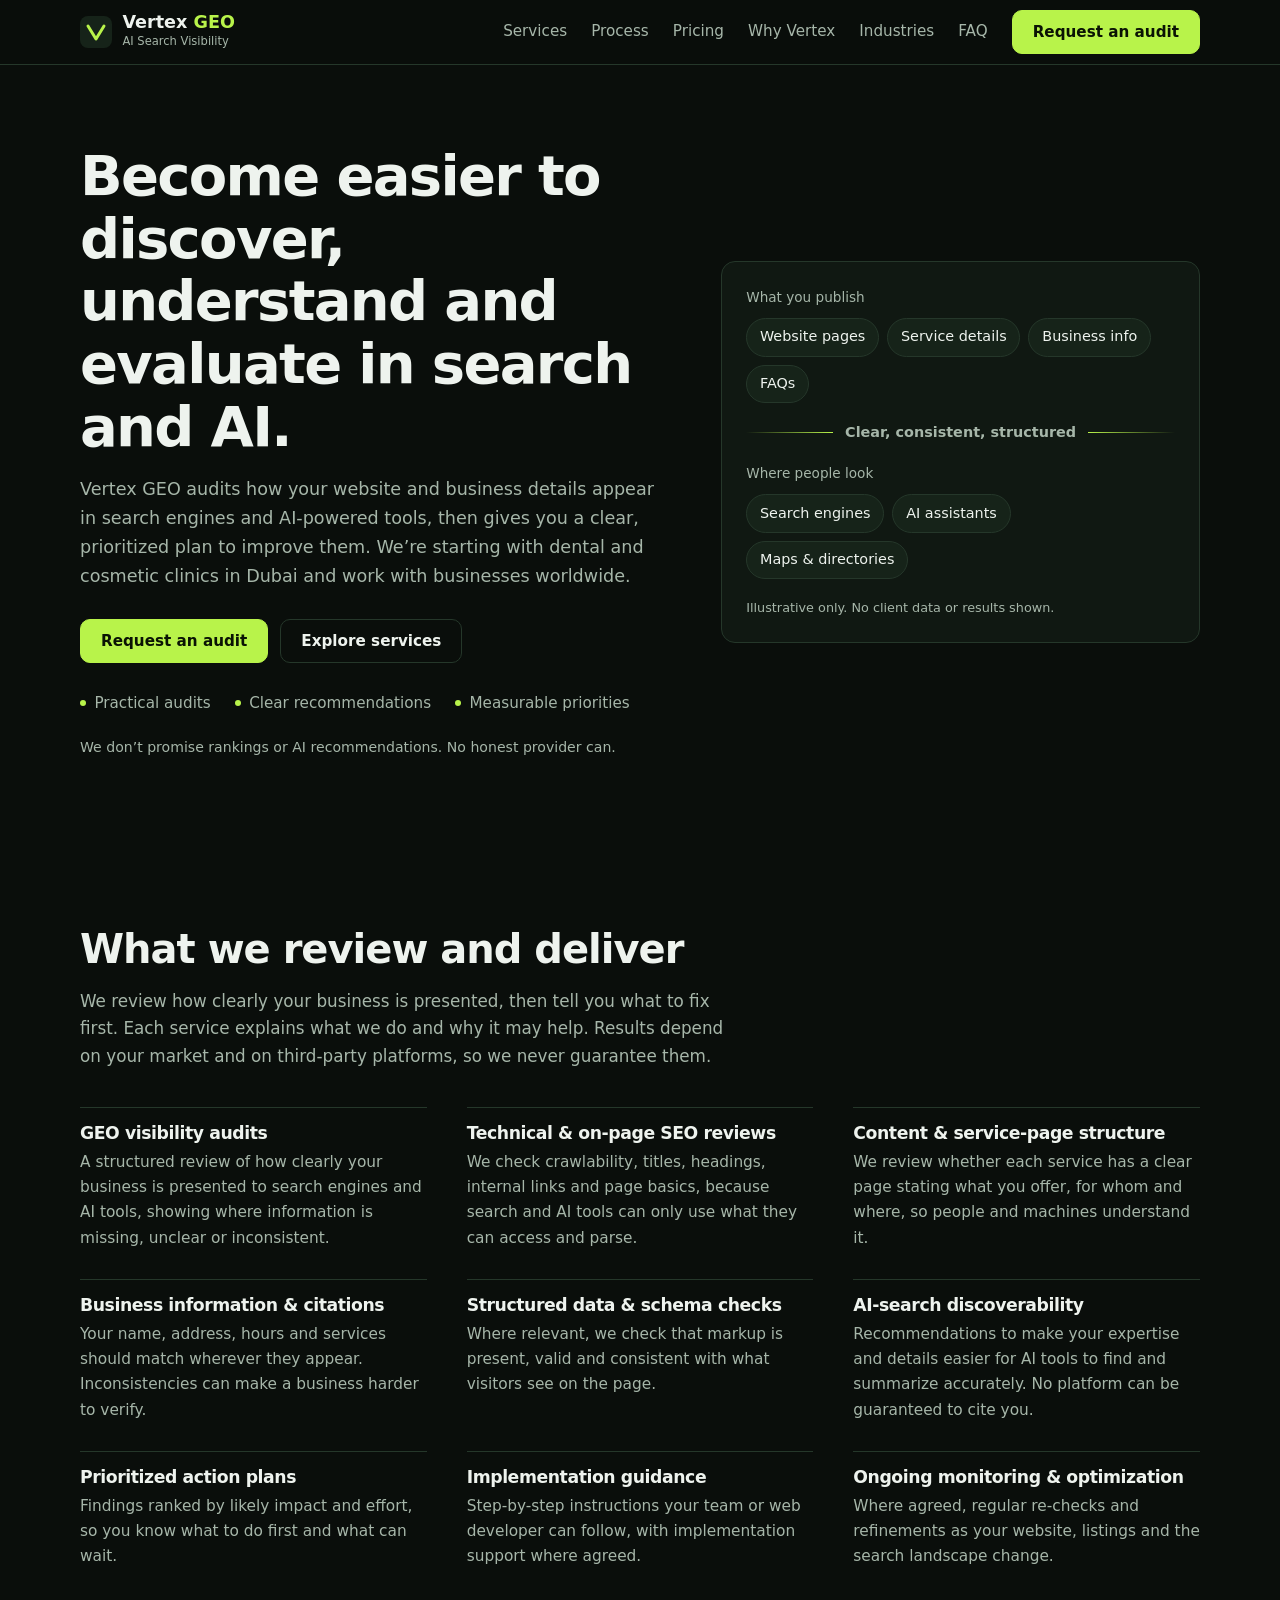
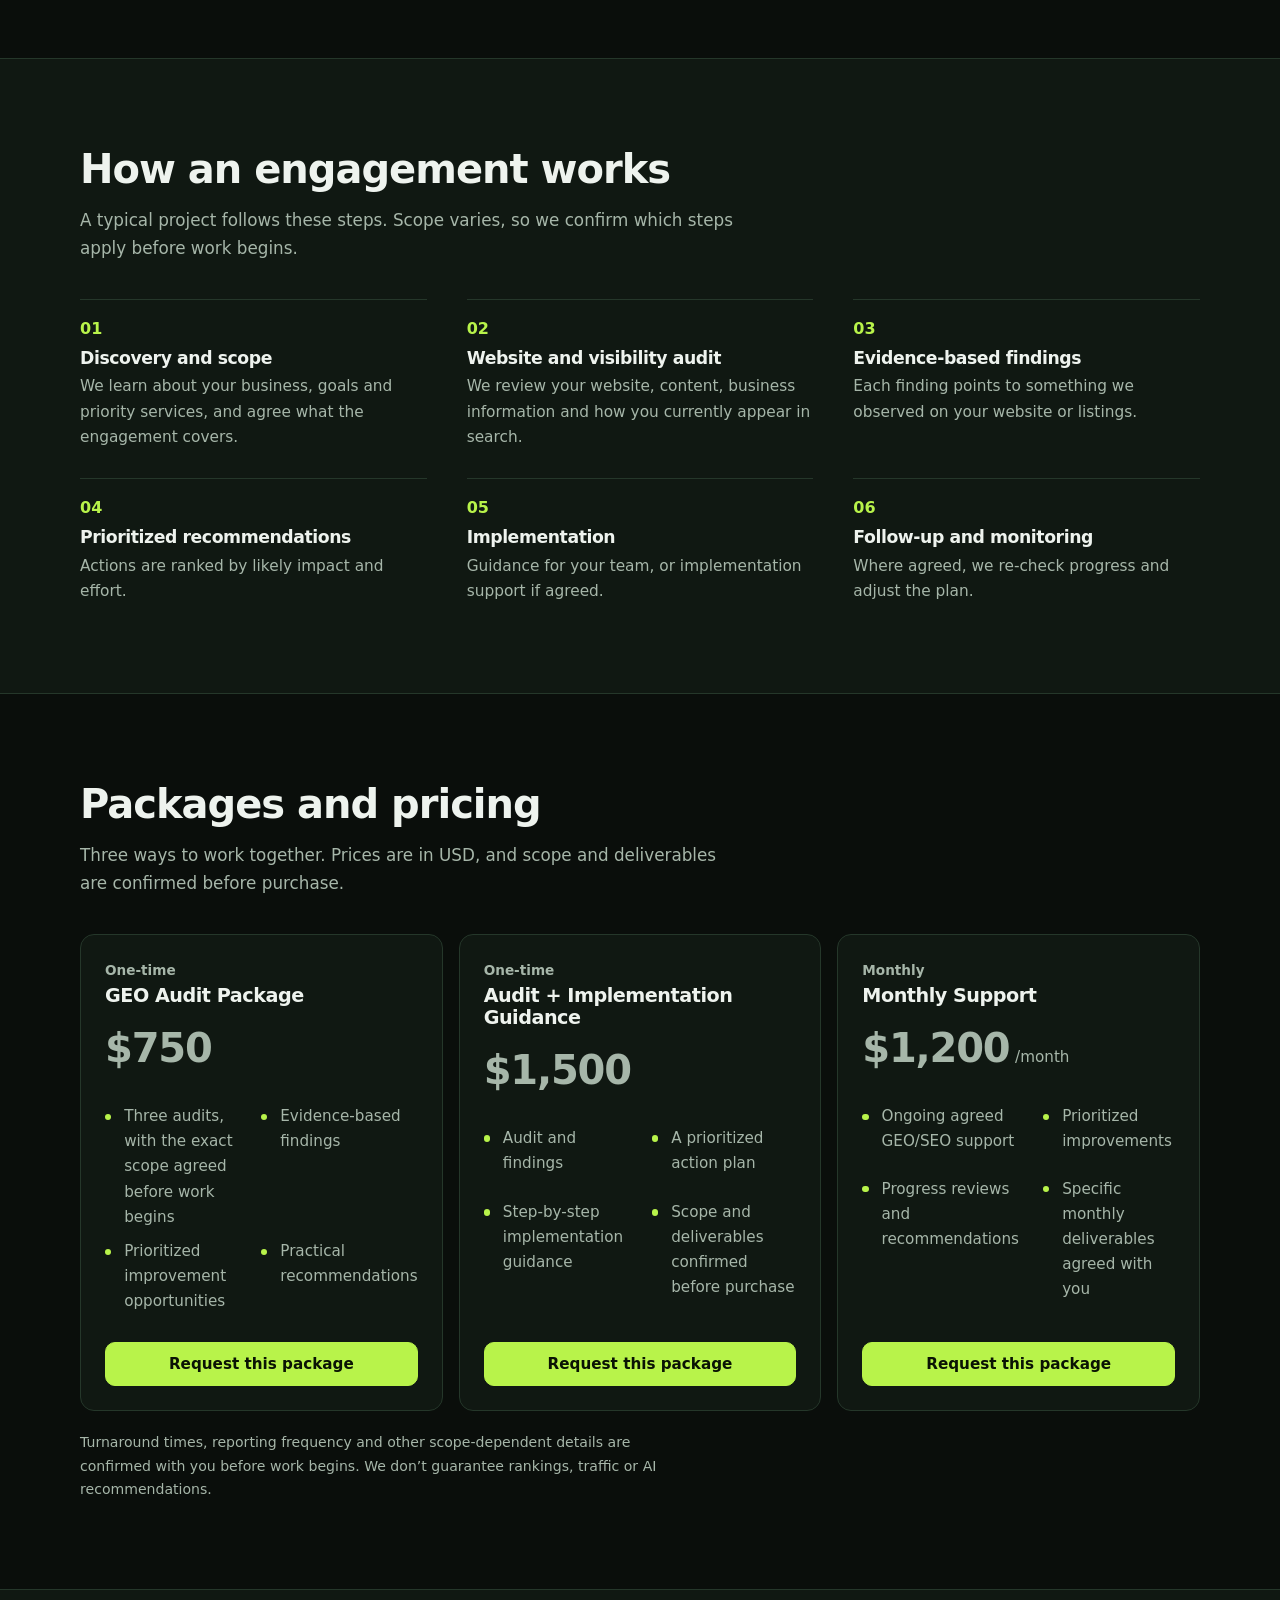
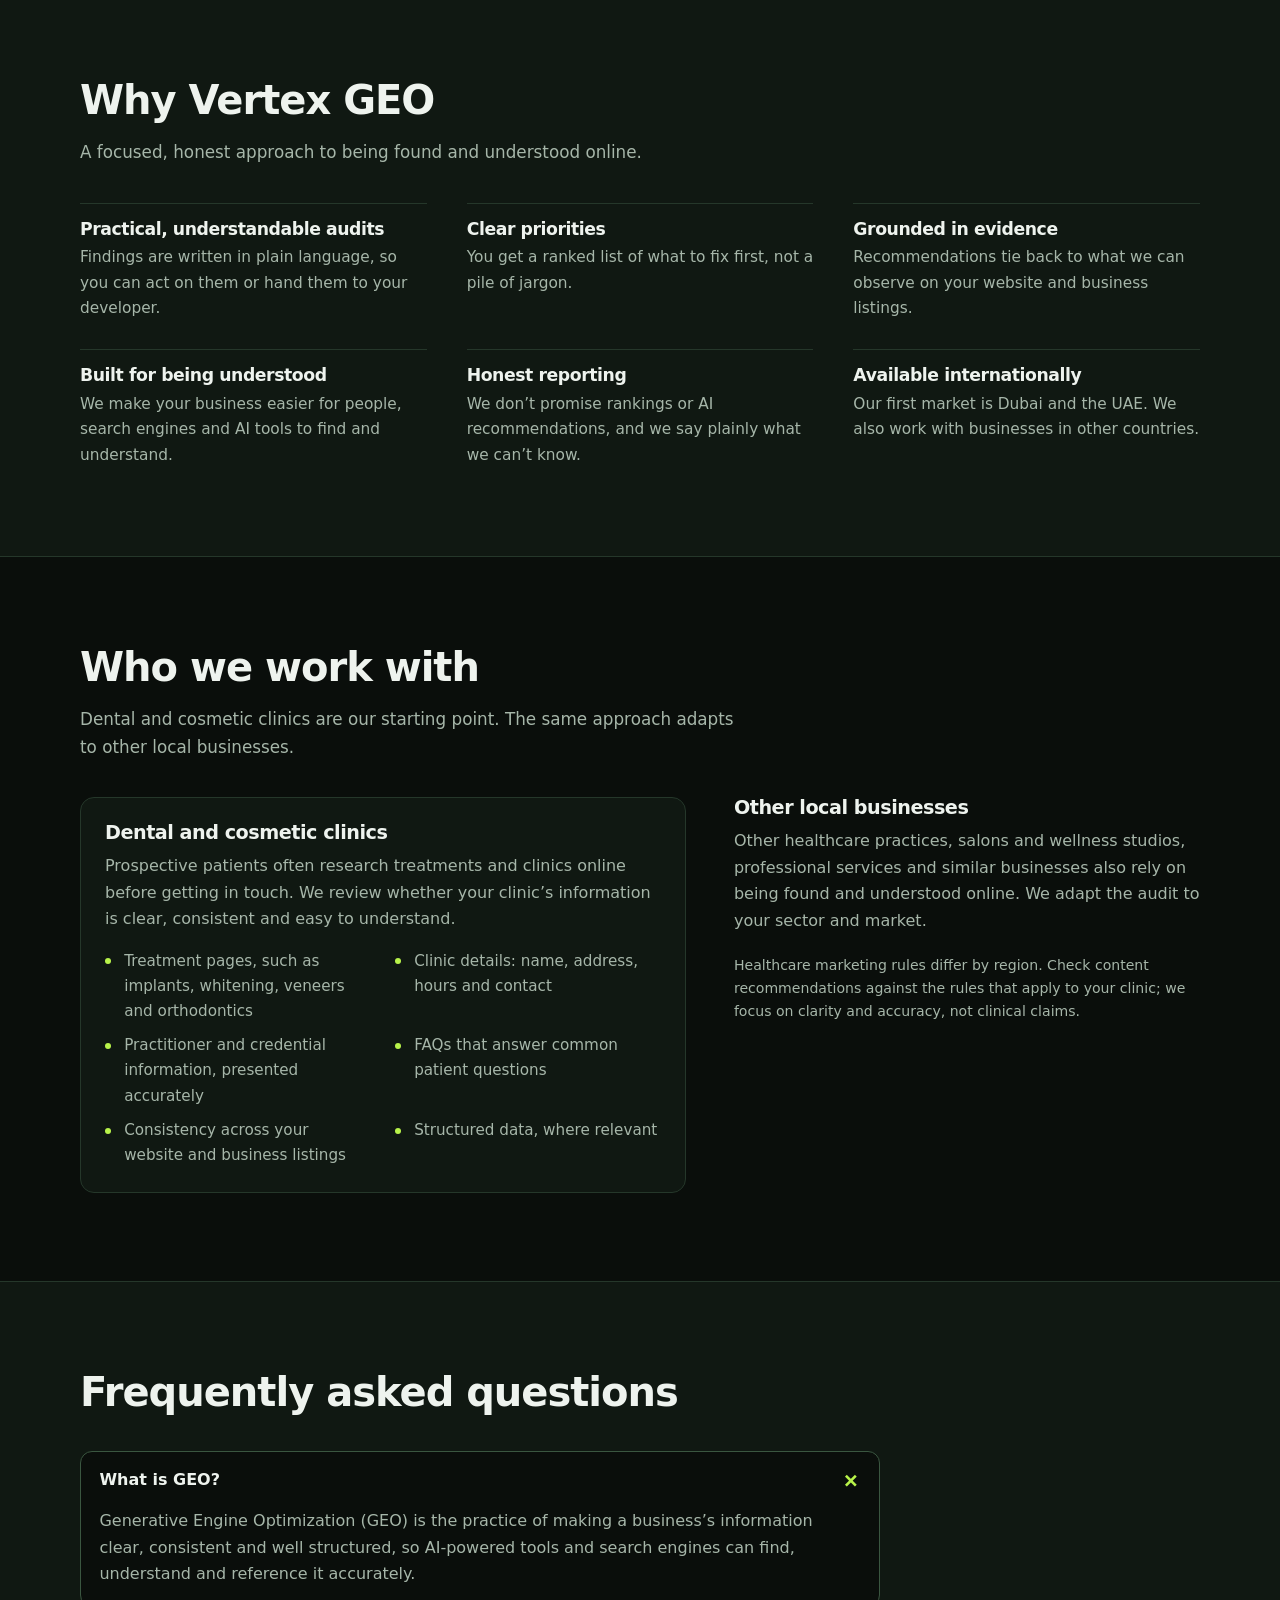
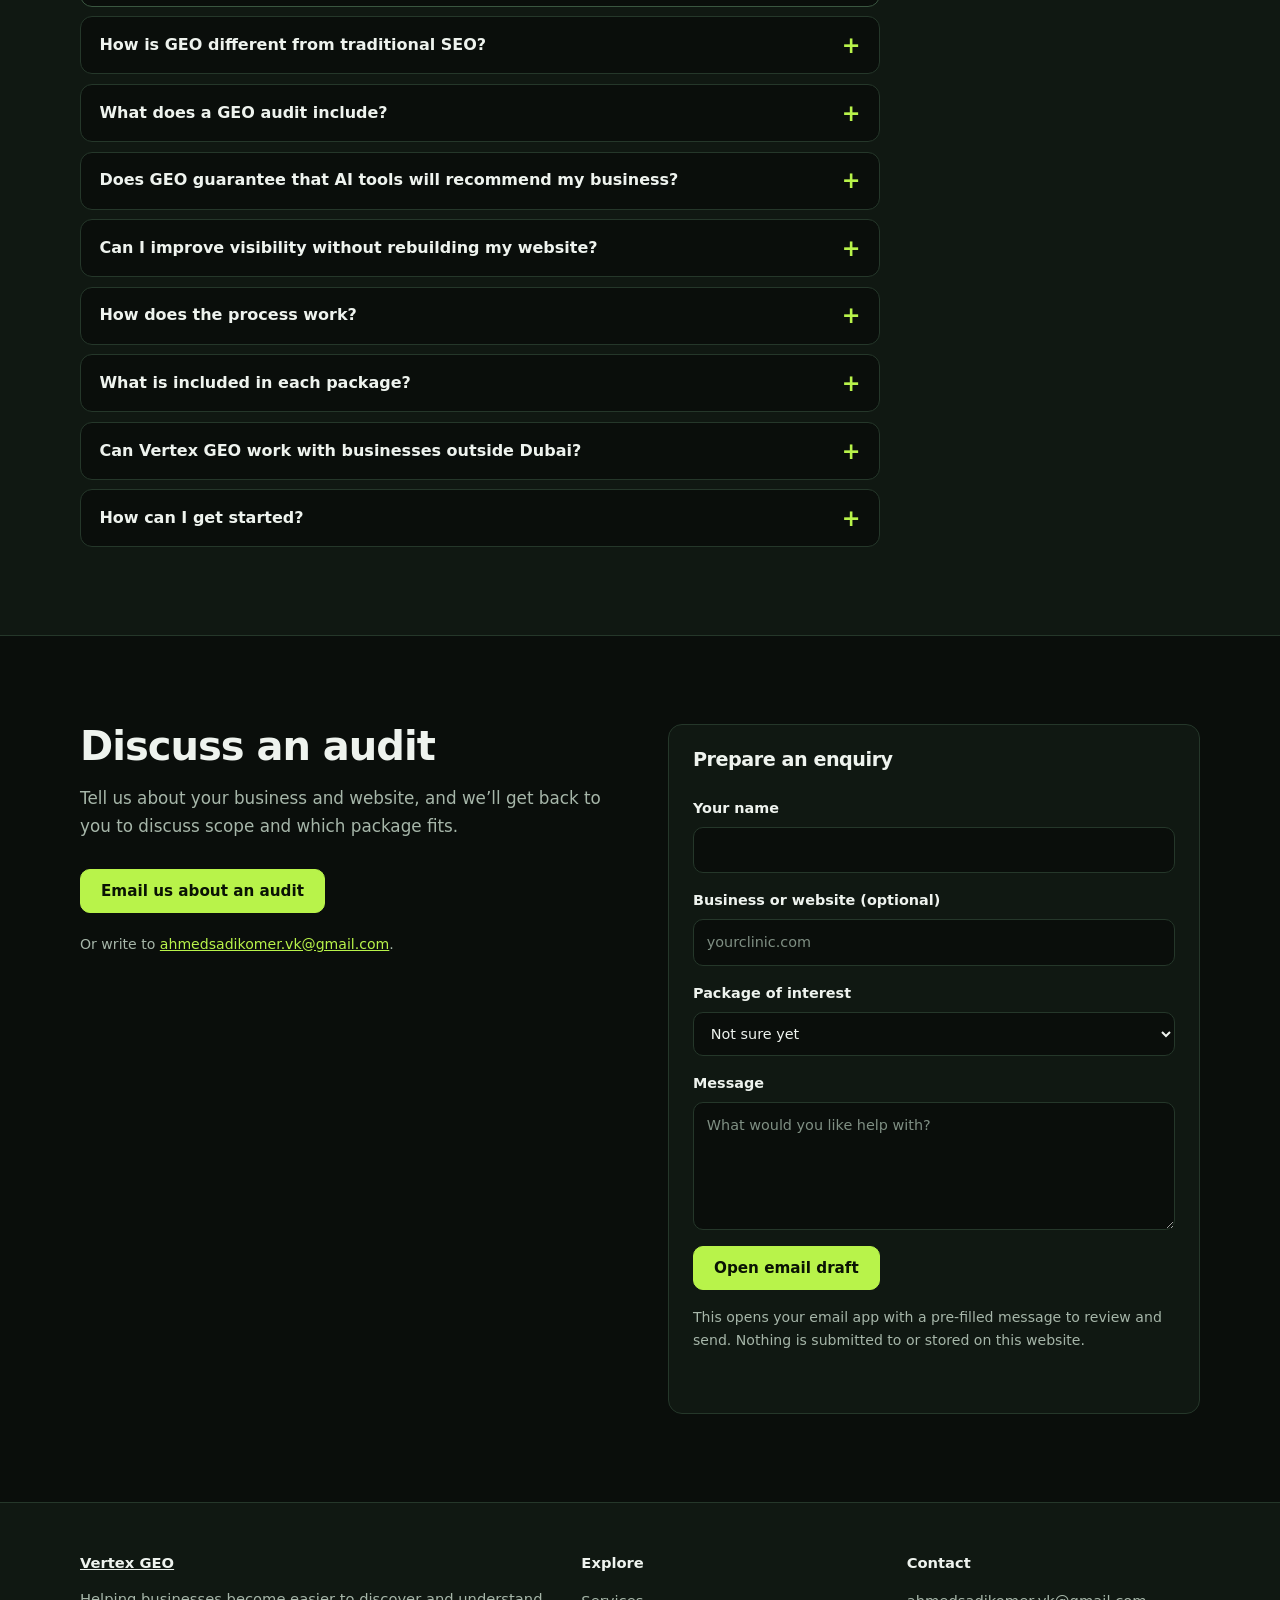
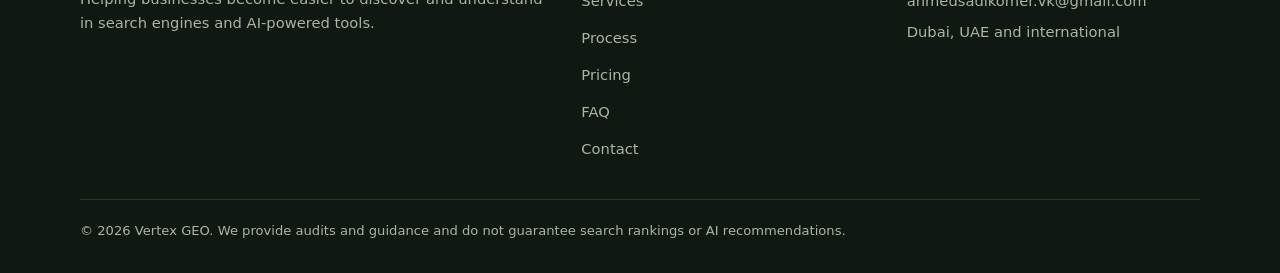
<file: index.html>
<!doctype html>
<html lang="en">
<head>
<meta charset="utf-8">
<meta name="viewport" content="width=device-width,initial-scale=1">
<title>Vertex GEO | AI Search Visibility &amp; GEO Audits in Dubai</title>
<meta name="description" content="Vertex GEO provides GEO and AI search visibility audits, SEO reviews and prioritized action plans for Dubai clinics and businesses worldwide.">
<meta name="robots" content="index,follow">
<meta name="theme-color" content="#0a0e0b">
<link rel="canonical" href="https://reachstride-dotcom.github.io/vertex-geo-site/">
<meta property="og:type" content="website">
<meta property="og:site_name" content="Vertex GEO">
<meta property="og:title" content="Vertex GEO | AI Search Visibility &amp; GEO Audits">
<meta property="og:description" content="Practical GEO and SEO audits that help businesses become easier to discover, understand and evaluate in search and AI tools.">
<meta property="og:url" content="https://reachstride-dotcom.github.io/vertex-geo-site/">
<link rel="icon" href="data:image/svg+xml,%3Csvg xmlns='http://www.w3.org/2000/svg' viewBox='0 0 32 32'%3E%3Crect width='32' height='32' rx='8' fill='%23162319'/%3E%3Cpath d='M8 10l8 13 8-13' fill='none' stroke='%23b8f34a' stroke-width='3' stroke-linecap='round' stroke-linejoin='round'/%3E%3C/svg%3E">
<script type="application/ld+json">
{"@context":"https://schema.org","@type":"ProfessionalService","@id":"https://reachstride-dotcom.github.io/vertex-geo-site/#business","name":"Vertex GEO","url":"https://reachstride-dotcom.github.io/vertex-geo-site/","email":"ahmedsadikomer.vk@gmail.com","description":"Generative Engine Optimization (GEO) and AI search visibility audits, SEO reviews and implementation guidance for businesses in Dubai, the UAE and internationally.","areaServed":["Dubai","United Arab Emirates"],"makesOffer":[{"@type":"Offer","name":"GEO Audit Package","price":"750","priceCurrency":"USD"},{"@type":"Offer","name":"Audit + Implementation Guidance","price":"1500","priceCurrency":"USD"},{"@type":"Offer","name":"Monthly Support","priceSpecification":{"@type":"UnitPriceSpecification","price":"1200","priceCurrency":"USD","unitText":"MONTH"}}]}
</script>
<script>document.documentElement.classList.add("js")</script>
<style>
:root{color-scheme:dark;--bg:#0a0e0b;--s1:#101812;--s2:#162319;--line:#25372a;--tx:#eef3ee;--mu:#a6b6a9;--lime:#b8f34a;--ink:#0a1304}
*{box-sizing:border-box}
html{scroll-behavior:smooth;scroll-padding-top:5rem;-webkit-text-size-adjust:100%}
body{margin:0;min-width:320px;background:var(--bg);color:var(--tx);font:1rem/1.65 system-ui,-apple-system,"Segoe UI",Roboto,"Helvetica Neue",Arial,sans-serif}
h1,h2,h3,p,ul,ol,figure{margin:0}
h1,h2,h3{line-height:1.12;letter-spacing:-.025em;font-weight:600}
a{color:inherit}
svg{display:block}
.wrap{width:min(1120px,100% - 2.5rem);margin-inline:auto}
.skip{position:absolute;left:-999px;top:0;z-index:100;padding:.6rem 1rem;background:var(--lime);color:var(--ink)}
.skip:focus{left:.5rem;top:.5rem}
:focus-visible{outline:2px solid var(--lime);outline-offset:3px}

/* header */
header{position:relative;z-index:50;background:rgba(10,14,11,.95);border-bottom:1px solid var(--line)}
.js header{position:sticky;top:0;backdrop-filter:blur(10px)}
.bar{display:flex;flex-wrap:wrap;align-items:center;justify-content:space-between;gap:0 1rem;min-height:4rem}
.brand{display:flex;align-items:center;gap:.65rem;min-height:2.75rem;text-decoration:none}
.brand b{display:block;font-size:1.1rem;line-height:1.1}
.brand i{font-style:normal;color:var(--lime)}
.brand small{display:block;font-size:.72rem;color:var(--mu)}
.vertex-logo{height:2.4rem;width:auto;filter:grayscale(100%) brightness(0.65) drop-shadow(0px 0px 10px rgba(255,255,255,0.08))}
.mb{display:none;width:2.75rem;height:2.75rem;align-items:center;justify-content:center;background:none;color:var(--tx);border:1px solid var(--line);border-radius:10px;cursor:pointer}
.js .mb{display:inline-flex}
.x,[aria-expanded=true] .m{display:none}
[aria-expanded=true] .x{display:inline}
.nav{display:flex;flex-wrap:wrap;gap:0 1.25rem;width:100%;padding-bottom:.75rem}
.nav a:not(.btn){display:flex;align-items:center;min-height:2.75rem;color:var(--mu);text-decoration:none;font-size:.95rem}
.nav a:not(.btn):hover{color:var(--tx)}
.nav .btn{margin-top:.5rem}
.js .nav{display:none;position:absolute;top:100%;left:0;right:0;flex-direction:column;gap:0;max-height:calc(100vh - 4rem);overflow:auto;padding:.5rem 1.25rem 1.25rem;background:var(--bg);border-bottom:1px solid var(--line)}
.js .nav.open{display:flex}

/* buttons */
.btn{display:inline-flex;align-items:center;justify-content:center;min-height:2.75rem;padding:.6rem 1.25rem;border:1px solid var(--lime);border-radius:10px;background:var(--lime);color:var(--ink);font-family:inherit;font-size:.95rem;font-weight:600;line-height:1.2;text-align:center;text-decoration:none;cursor:pointer;transition:background .2s}
.btn:hover{background:#cbf86f}
.btn.ghost{background:transparent;color:var(--tx);border-color:var(--line)}
.btn.ghost:hover{border-color:var(--lime);background:rgba(184,243,74,.07)}

/* layout */
section{padding:clamp(3.25rem,8vw,5.5rem) 0}
.band{background:var(--s1);border-block:1px solid var(--line)}
.head{max-width:44rem;margin-bottom:2.25rem}
h2{font-size:clamp(1.75rem,4.6vw,2.5rem)}
.lead{max-width:62ch;margin-top:1rem;color:var(--mu);font-size:1.05rem}
.note{max-width:68ch;margin-top:1.25rem;color:var(--mu);font-size:.88rem}
.panel{padding:1.5rem;background:var(--s1);border:1px solid var(--line);border-radius:14px}
.band .panel{background:var(--bg)}

/* hero */
.hero{padding:clamp(2.5rem,7vw,5rem) 0 clamp(3rem,7vw,5rem)}
.hero .wrap{display:grid;gap:2.5rem;align-items:center}
.hero .wrap>*{min-width:0}
h1{max-width:20ch;font-size:clamp(2.1rem,6.4vw,3.5rem);letter-spacing:-.03em}
.hero .lead{font-size:1.1rem}
.cta{display:flex;flex-wrap:wrap;gap:.75rem;margin-top:1.75rem}
.trust{display:flex;flex-wrap:wrap;gap:.4rem 1.5rem;margin-top:1.75rem;padding:0;list-style:none;color:var(--mu);font-size:.95rem}
.trust li::before{content:"";display:inline-block;width:.4rem;height:.4rem;margin-right:.5rem;border-radius:50%;background:var(--lime);vertical-align:middle}
.viz{display:grid;gap:1.1rem}
.vh{margin-bottom:.6rem;color:var(--mu);font-size:.85rem}
.chips{display:flex;flex-wrap:wrap;gap:.5rem;margin:0;padding:0;list-style:none}
.chips li{padding:.4rem .8rem;border:1px solid var(--line);border-radius:999px;background:var(--s2);font-size:.9rem}
.mid{display:flex;align-items:center;gap:.75rem;color:var(--lime);font-size:.9rem;font-weight:600}
.mid::before,.mid::after{content:"";flex:1;height:1px;background:linear-gradient(90deg,transparent,var(--lime))}
.mid::after{background:linear-gradient(270deg,transparent,var(--lime))}
figcaption{color:var(--mu);font-size:.8rem}

/* services, process, why */
.items{display:grid;gap:1.75rem 2.5rem;grid-template-columns:repeat(auto-fit,minmax(min(100%,17rem),1fr));margin:0;padding:0;list-style:none}
.items>*{padding-top:1rem;border-top:1px solid var(--line)}
.items h3{margin-bottom:.4rem;font-size:1.08rem}
.items p{color:var(--mu);font-size:.96rem}
ol.items{counter-reset:s}
ol.items>li{counter-increment:s}
ol.items>li::before{content:counter(s,decimal-leading-zero);display:block;margin-bottom:.4rem;color:var(--lime);font-weight:600}

/* pricing */
.plans{display:grid;gap:1rem}
.plan{display:flex;flex-direction:column}
.plan h3{font-size:1.2rem}
.tag{margin-bottom:.25rem;color:var(--lime);font-size:.85rem;font-weight:600}
.price{display:flex;align-items:baseline;gap:.35rem;margin:.75rem 0 1.25rem;font-size:2.5rem;font-weight:600;letter-spacing:-.03em;line-height:1}
.price small{color:var(--mu);font-size:.95rem;font-weight:400;letter-spacing:0}
.list{display:grid;gap:.6rem;margin:0;padding:0;list-style:none}
.plan .list{flex:1;margin-bottom:1.75rem}
.list li{position:relative;padding-left:1.2rem;color:var(--mu);font-size:.95rem}
.list li::before{content:"";position:absolute;left:0;top:.62em;width:.4rem;height:.4rem;border-radius:50%;background:var(--lime)}

/* industries */
.ind{display:grid;gap:2rem}
.panel h3,.ind>div>h3{margin-bottom:.6rem;font-size:1.2rem}
.panel p{color:var(--mu)}
.panel .list{margin-top:1rem}

/* faq */
.faq{display:grid;gap:.6rem;max-width:50rem}
details{border:1px solid var(--line);border-radius:12px;background:var(--bg)}
details[open]{border-color:#3a5640}
summary{display:flex;align-items:center;justify-content:space-between;gap:1rem;min-height:3.5rem;padding:.6rem 1.15rem;font-weight:600;list-style:none;cursor:pointer}
summary::-webkit-details-marker{display:none}
summary::after{content:"+";color:var(--lime);font-size:1.4rem;line-height:1;transition:transform .2s}
details[open] summary::after{transform:rotate(45deg)}
details p{padding:0 1.15rem 1.15rem;color:var(--mu)}

/* contact */
.contact{display:grid;gap:2rem}
.contact .note a{color:var(--lime);overflow-wrap:anywhere}
.mf{display:none}
.js .mf{display:grid;gap:1rem}
.mf h3{font-size:1.2rem}
label{display:grid;gap:.4rem;font-size:.9rem;font-weight:600}
input,select,textarea{width:100%;min-height:2.75rem;padding:.65rem .8rem;border:1px solid var(--line);border-radius:10px;background:var(--bg);color:var(--tx);font:inherit;font-weight:400}
textarea{min-height:8rem;resize:vertical}
::placeholder{color:#7f8f83}
.mf .btn{justify-self:start}
.mf .note,#status{margin:0}
#status{min-height:1.4em;color:var(--mu);font-size:.9rem}

/* footer */
footer{padding:3rem 0 2rem;background:var(--s1);border-top:1px solid var(--line)}
.fg{display:grid;gap:2rem}
footer p,footer a{color:var(--mu);font-size:.92rem}
footer ul{display:grid;gap:.1rem;margin:.5rem 0 0;padding:0;list-style:none}
footer li a{display:inline-block;padding:.35rem 0;text-decoration:none}
footer a:hover{color:var(--lime)}
footer .fh{color:var(--tx);font-weight:600}
.legal{margin-top:2rem;padding-top:1.25rem;border-top:1px solid var(--line);font-size:.82rem}
footer .legal{font-size:.82rem}
.fbrand{margin-bottom:.75rem}
footer .fbrand a{color:var(--tx)}

@media(max-width:479px){.cta .btn{flex:1 1 100%}}
@media(min-width:640px){.panel .list{grid-template-columns:1fr 1fr;gap:.6rem 1.5rem}.fg{grid-template-columns:1.6fr 1fr 1fr}}
@media(min-width:960px){
header,.js header{position:sticky;top:0}
.mb,.js .mb{display:none}
.nav,.js .nav{display:flex;position:static;flex-direction:row;flex-wrap:nowrap;align-items:center;width:auto;max-height:none;overflow:visible;gap:0 1.5rem;padding:0;background:none;border:0}
.nav .btn{margin:0}
.hero .wrap{grid-template-columns:1.1fr .9fr;gap:3.5rem}
.plans{grid-template-columns:repeat(3,1fr)}
.ind{grid-template-columns:1.3fr 1fr;gap:3rem}
.contact{grid-template-columns:1fr 1fr;gap:3.5rem;align-items:start}
}
@media(prefers-reduced-motion:reduce){html{scroll-behavior:auto}*{transition:none!important}}
</style>
</head>
<body id="top">
<a class="skip" href="#main">Skip to content</a>

<header>
<div class="wrap bar">
<a class="brand" href="#top">
<svg width="32" height="32" viewBox="0 0 32 32" aria-hidden="true"><rect width="32" height="32" rx="8" fill="#162319"/><path d="M8 10l8 13 8-13" fill="none" stroke="#b8f34a" stroke-width="3" stroke-linecap="round" stroke-linejoin="round"/></svg>
<span><b>Vertex <i>GEO</i></b><small>AI Search Visibility</small></span>
</a>
<button class="mb" id="mb" type="button" aria-expanded="false" aria-controls="nav" aria-label="Menu">
<svg width="22" height="22" viewBox="0 0 24 24" aria-hidden="true" fill="none" stroke="currentColor" stroke-width="2" stroke-linecap="round"><path class="m" d="M4 7h16M4 12h16M4 17h16"/><path class="x" d="M6 6l12 12M18 6L6 18"/></svg>
</button>
<nav class="nav" id="nav" aria-label="Primary">
<a href="#services">Services</a>
<a href="#process">Process</a>
<a href="#pricing">Pricing</a>
<a href="#why">Why Vertex</a>
<a href="#industries">Industries</a>
<a href="#faq">FAQ</a>
<a class="btn" href="#contact">Request an audit</a>
</nav>
</div>
</header>

<main id="main">

<section class="hero" aria-labelledby="h-hero">
<div class="wrap">
<div>
<h1 id="h-hero">Become easier to discover, understand and evaluate in search and AI.</h1>
<p class="lead">Vertex GEO audits how your website and business details appear in search engines and AI-powered tools, then gives you a clear, prioritized plan to improve them. We’re starting with dental and cosmetic clinics in Dubai and work with businesses worldwide.</p>
<div class="cta">
<a class="btn" href="#contact">Request an audit</a>
<a class="btn ghost" href="#services">Explore services</a>
</div>
<ul class="trust">
<li>Practical audits</li>
<li>Clear recommendations</li>
<li>Measurable priorities</li>
</ul>
<p class="note">We don’t promise rankings or AI recommendations. No honest provider can.</p>
</div>
<figure class="panel viz" aria-label="Illustration: business information flows through clear structure to search engines and AI assistants">
<div>
<p class="vh">What you publish</p>
<ul class="chips"><li>Website pages</li><li>Service details</li><li>Business info</li><li>FAQs</li></ul>
</div>
<p class="mid">Clear, consistent, structured</p>
<div>
<p class="vh">Where people look</p>
<ul class="chips"><li>Search engines</li><li>AI assistants</li><li>Maps &amp; directories</li></ul>
</div>
<figcaption>Illustrative only. No client data or results shown.</figcaption>
</figure>
</div>
</section>

<section id="services" aria-labelledby="h-services">
<div class="wrap">
<div class="head">
<h2 id="h-services">What we review and deliver</h2>
<p class="lead">We review how clearly your business is presented, then tell you what to fix first. Each service explains what we do and why it may help. Results depend on your market and on third-party platforms, so we never guarantee them.</p>
</div>
<div class="items">
<div><h3>GEO visibility audits</h3><p>A structured review of how clearly your business is presented to search engines and AI tools, showing where information is missing, unclear or inconsistent.</p></div>
<div><h3>Technical &amp; on-page SEO reviews</h3><p>We check crawlability, titles, headings, internal links and page basics, because search and AI tools can only use what they can access and parse.</p></div>
<div><h3>Content &amp; service-page structure</h3><p>We review whether each service has a clear page stating what you offer, for whom and where, so people and machines understand it.</p></div>
<div><h3>Business information &amp; citations</h3><p>Your name, address, hours and services should match wherever they appear. Inconsistencies can make a business harder to verify.</p></div>
<div><h3>Structured data &amp; schema checks</h3><p>Where relevant, we check that markup is present, valid and consistent with what visitors see on the page.</p></div>
<div><h3>AI-search discoverability</h3><p>Recommendations to make your expertise and details easier for AI tools to find and summarize accurately. No platform can be guaranteed to cite you.</p></div>
<div><h3>Prioritized action plans</h3><p>Findings ranked by likely impact and effort, so you know what to do first and what can wait.</p></div>
<div><h3>Implementation guidance</h3><p>Step-by-step instructions your team or web developer can follow, with implementation support where agreed.</p></div>
<div><h3>Ongoing monitoring &amp; optimization</h3><p>Where agreed, regular re-checks and refinements as your website, listings and the search landscape change.</p></div>
</div>
</div>
</section>

<section id="process" class="band" aria-labelledby="h-process">
<div class="wrap">
<div class="head">
<h2 id="h-process">How an engagement works</h2>
<p class="lead">A typical project follows these steps. Scope varies, so we confirm which steps apply before work begins.</p>
</div>
<ol class="items">
<li><h3>Discovery and scope</h3><p>We learn about your business, goals and priority services, and agree what the engagement covers.</p></li>
<li><h3>Website and visibility audit</h3><p>We review your website, content, business information and how you currently appear in search.</p></li>
<li><h3>Evidence-based findings</h3><p>Each finding points to something we observed on your website or listings.</p></li>
<li><h3>Prioritized recommendations</h3><p>Actions are ranked by likely impact and effort.</p></li>
<li><h3>Implementation</h3><p>Guidance for your team, or implementation support if agreed.</p></li>
<li><h3>Follow-up and monitoring</h3><p>Where agreed, we re-check progress and adjust the plan.</p></li>
</ol>
</div>
</section>

<section id="pricing" aria-labelledby="h-pricing">
<div class="wrap">
<div class="head">
<h2 id="h-pricing">Packages and pricing</h2>
<p class="lead">Three ways to work together. Prices are in USD, and scope and deliverables are confirmed before purchase.</p>
</div>
<div class="plans">
<div class="panel plan">
<p class="tag">One-time</p>
<h3>GEO Audit Package</h3>
<p class="price">$750</p>
<ul class="list">
<li>Three audits, with the exact scope agreed before work begins</li>
<li>Evidence-based findings</li>
<li>Prioritized improvement opportunities</li>
<li>Practical recommendations</li>
</ul>
<a class="btn" href="mailto:ahmedsadikomer.vk@gmail.com?subject=Vertex%20GEO%3A%20GEO%20Audit%20Package%20enquiry">Request this package</a>
</div>
<div class="panel plan">
<p class="tag">One-time</p>
<h3>Audit + Implementation Guidance</h3>
<p class="price">$1,500</p>
<ul class="list">
<li>Audit and findings</li>
<li>A prioritized action plan</li>
<li>Step-by-step implementation guidance</li>
<li>Scope and deliverables confirmed before purchase</li>
</ul>
<a class="btn" href="mailto:ahmedsadikomer.vk@gmail.com?subject=Vertex%20GEO%3A%20Audit%20%2B%20Implementation%20Guidance%20enquiry">Request this package</a>
</div>
<div class="panel plan">
<p class="tag">Monthly</p>
<h3>Monthly Support</h3>
<p class="price">$1,200<small>/month</small></p>
<ul class="list">
<li>Ongoing agreed GEO/SEO support</li>
<li>Prioritized improvements</li>
<li>Progress reviews and recommendations</li>
<li>Specific monthly deliverables agreed with you</li>
</ul>
<a class="btn" href="mailto:ahmedsadikomer.vk@gmail.com?subject=Vertex%20GEO%3A%20Monthly%20Support%20enquiry">Request this package</a>
</div>
</div>
<p class="note">Turnaround times, reporting frequency and other scope-dependent details are confirmed with you before work begins. We don’t guarantee rankings, traffic or AI recommendations.</p>
</div>
</section>

<section id="why" class="band" aria-labelledby="h-why">
<div class="wrap">
<div class="head">
<h2 id="h-why">Why Vertex GEO</h2>
<p class="lead">A focused, honest approach to being found and understood online.</p>
</div>
<div class="items">
<div><h3>Practical, understandable audits</h3><p>Findings are written in plain language, so you can act on them or hand them to your developer.</p></div>
<div><h3>Clear priorities</h3><p>You get a ranked list of what to fix first, not a pile of jargon.</p></div>
<div><h3>Grounded in evidence</h3><p>Recommendations tie back to what we can observe on your website and business listings.</p></div>
<div><h3>Built for being understood</h3><p>We make your business easier for people, search engines and AI tools to find and understand.</p></div>
<div><h3>Honest reporting</h3><p>We don’t promise rankings or AI recommendations, and we say plainly what we can’t know.</p></div>
<div><h3>Available internationally</h3><p>Our first market is Dubai and the UAE. We also work with businesses in other countries.</p></div>
</div>
</div>
</section>

<section id="industries" aria-labelledby="h-industries">
<div class="wrap">
<div class="head">
<h2 id="h-industries">Who we work with</h2>
<p class="lead">Dental and cosmetic clinics are our starting point. The same approach adapts to other local businesses.</p>
</div>
<div class="ind">
<div class="panel">
<h3>Dental and cosmetic clinics</h3>
<p>Prospective patients often research treatments and clinics online before getting in touch. We review whether your clinic’s information is clear, consistent and easy to understand.</p>
<ul class="list">
<li>Treatment pages, such as implants, whitening, veneers and orthodontics</li>
<li>Clinic details: name, address, hours and contact</li>
<li>Practitioner and credential information, presented accurately</li>
<li>FAQs that answer common patient questions</li>
<li>Consistency across your website and business listings</li>
<li>Structured data, where relevant</li>
</ul>
</div>
<div>
<h3>Other local businesses</h3>
<p style="color:var(--mu)">Other healthcare practices, salons and wellness studios, professional services and similar businesses also rely on being found and understood online. We adapt the audit to your sector and market.</p>
<p class="note">Healthcare marketing rules differ by region. Check content recommendations against the rules that apply to your clinic; we focus on clarity and accuracy, not clinical claims.</p>
</div>
</div>
</div>
</section>

<section id="faq" class="band" aria-labelledby="h-faq">
<div class="wrap">
<div class="head"><h2 id="h-faq">Frequently asked questions</h2></div>
<div class="faq">
<details open><summary>What is GEO?</summary><p>Generative Engine Optimization (GEO) is the practice of making a business’s information clear, consistent and well structured, so AI-powered tools and search engines can find, understand and reference it accurately.</p></details>
<details><summary>How is GEO different from traditional SEO?</summary><p>Traditional SEO focuses on helping pages rank in search results. GEO builds on the same foundations (technical health, useful content, trustworthy business information) and also considers how AI tools may summarize and cite a business. In practice the two overlap heavily.</p></details>
<details><summary>What does a GEO audit include?</summary><p>We review technical and on-page basics, how your services are explained, business information consistency and, where relevant, structured data. You receive evidence-based findings and a prioritized list of recommendations. The exact scope is confirmed before work begins.</p></details>
<details><summary>Does GEO guarantee that AI tools will recommend my business?</summary><p>No. Search engines and AI tools are controlled by third parties, and their results change. Nobody can honestly guarantee rankings or recommendations. Our aim is to remove avoidable barriers and make your business easier to understand.</p></details>
<details><summary>Can I improve visibility without rebuilding my website?</summary><p>Often, yes. Clearer service pages, corrected business details, better headings and added structured data can usually be done on an existing site. If something larger is needed, we’ll say so and explain why.</p></details>
<details><summary>How does the process work?</summary><p>We agree scope, audit your website and visibility, share evidence-based findings, prioritize recommendations, then provide implementation guidance or agreed support. Steps can vary by project.</p></details>
<details><summary>What is included in each package?</summary><p>GEO Audit Package ($750): three audits with scope agreed beforehand, evidence-based findings and prioritized recommendations. Audit + Implementation Guidance ($1,500): audit and findings, a prioritized action plan and step-by-step guidance. Monthly Support ($1,200/month): ongoing agreed GEO/SEO support with monthly deliverables set with you. Details are confirmed before purchase.</p></details>
<details><summary>Can Vertex GEO work with businesses outside Dubai?</summary><p>Yes. Dubai and the UAE are our first market, and we’re available to international businesses.</p></details>
<details><summary>How can I get started?</summary><p>Email ahmedsadikomer.vk@gmail.com with a short description of your business and website, or use the enquiry form below. We’ll get back to you to discuss scope and the best-fit package.</p></details>
</div>
</div>
</section>

<section id="contact" aria-labelledby="h-contact">
<div class="wrap contact">
<div>
<h2 id="h-contact">Discuss an audit</h2>
<p class="lead">Tell us about your business and website, and we’ll get back to you to discuss scope and which package fits.</p>
<div class="cta">
<a class="btn" href="mailto:ahmedsadikomer.vk@gmail.com?subject=Vertex%20GEO%20audit%20enquiry&amp;body=Business%20name%3A%0D%0AWebsite%3A%0D%0AWhat%20I%27d%20like%20help%20with%3A">Email us about an audit</a>
</div>
<p class="note">Or write to <a href="mailto:ahmedsadikomer.vk@gmail.com">ahmedsadikomer.vk@gmail.com</a>.</p>
</div>
<form class="panel mf" id="enquiry">
<h3>Prepare an enquiry</h3>
<label>Your name<input name="name" required autocomplete="name"></label>
<label>Business or website (optional)<input name="site" autocomplete="url" inputmode="url" autocapitalize="none" placeholder="yourclinic.com"></label>
<label>Package of interest
<select name="pkg">
<option value="Not sure yet">Not sure yet</option>
<option value="GEO Audit Package">GEO Audit Package ($750)</option>
<option value="Audit + Implementation Guidance">Audit + Implementation Guidance ($1,500)</option>
<option value="Monthly Support">Monthly Support ($1,200/month)</option>
</select>
</label>
<label>Message<textarea name="msg" required maxlength="1000" placeholder="What would you like help with?"></textarea></label>
<button class="btn" type="submit">Open email draft</button>
<p class="note">This opens your email app with a pre-filled message to review and send. Nothing is submitted to or stored on this website.</p>
<p id="status" role="status"></p>
</form>
</div>
</section>

</main>

<footer>
<div class="wrap">
<div class="fg">
<div>
<p class="fbrand"><a href="#top"><b>Vertex GEO</b></a></p>
<p>Helping businesses become easier to discover and understand in search engines and AI-powered tools.</p>
</div>
<div>
<p class="fh">Explore</p>
<ul>
<li><a href="#services">Services</a></li>
<li><a href="#process">Process</a></li>
<li><a href="#pricing">Pricing</a></li>
<li><a href="#faq">FAQ</a></li>
<li><a href="#contact">Contact</a></li>
</ul>
</div>
<div>
<p class="fh">Contact</p>
<ul>
<li><a href="mailto:ahmedsadikomer.vk@gmail.com" style="overflow-wrap:anywhere">ahmedsadikomer.vk@gmail.com</a></li>
<li><p>Dubai, UAE and international</p></li>
</ul>
</div>
</div>
<p class="legal">© <span id="yr">2026</span> Vertex GEO. We provide audits and guidance and do not guarantee search rankings or AI recommendations.</p>
</div>
</footer>

<script>
(function(){
var b=document.getElementById("mb"),n=document.getElementById("nav");
if(b&&n){
var set=function(o){n.classList.toggle("open",o);b.setAttribute("aria-expanded",o?"true":"false")};
b.addEventListener("click",function(){set(!n.classList.contains("open"))});
n.addEventListener("click",function(e){if(e.target.closest("a"))set(false)});
document.addEventListener("keydown",function(e){if(e.key==="Escape"&&n.classList.contains("open")){set(false);b.focus()}});
window.addEventListener("resize",function(){if(window.innerWidth>=960)set(false)});
}
var y=document.getElementById("yr");if(y)y.textContent=new Date().getFullYear();
var f=document.getElementById("enquiry"),s=document.getElementById("status");
if(f)f.addEventListener("submit",function(e){
e.preventDefault();
var d=new FormData(f),g=function(k){return String(d.get(k)||"").trim()};
var body=["Name: "+g("name"),"Business / website: "+(g("site")||"-"),"Package of interest: "+g("pkg"),"","Message:",g("msg")].join("\r\n");
window.location.href="mailto:ahmedsadikomer.vk@gmail.com?subject="+encodeURIComponent("Vertex GEO enquiry: "+g("pkg"))+"&body="+encodeURIComponent(body);
if(s)s.textContent="Your email app should open with the draft ready to send. If it does not, email ahmedsadikomer.vk@gmail.com directly.";
});
})();
</script>
</body>
</html>
</file>
